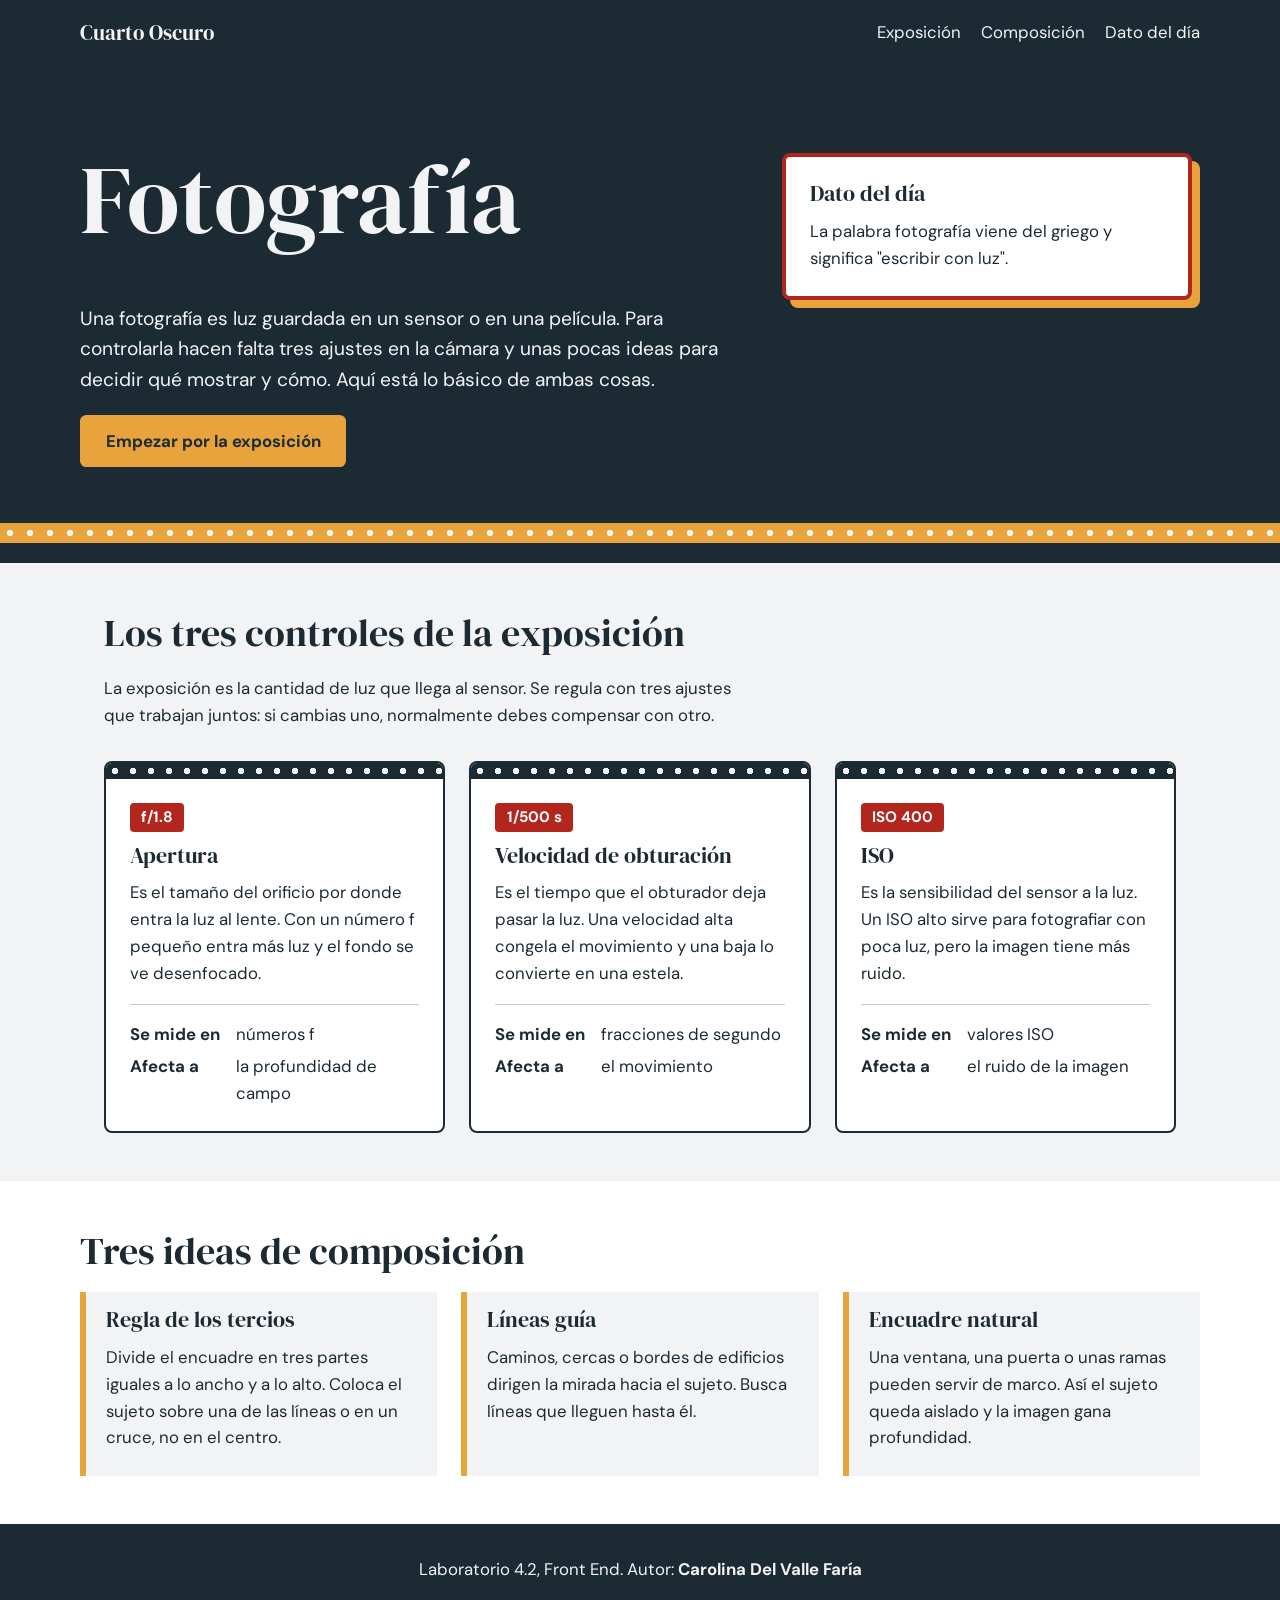
<file: lab 4.2/index.html>
<!DOCTYPE html>
<html lang="es">
<head>
  <meta charset="UTF-8">
  <!-- Necesario para el diseño responsivo: hace que el móvil use su ancho real -->
  <meta name="viewport" content="width=device-width, initial-scale=1.0">
  <title>Fotografía: primeros pasos | Laboratorio de CSS</title>

  <!-- Tipografías de Google Fonts (si no hay internet, se usan las de respaldo) -->
  <link rel="preconnect" href="https://fonts.googleapis.com">
  <link rel="preconnect" href="https://fonts.gstatic.com" crossorigin>
  <link href="https://fonts.googleapis.com/css2?family=DM+Sans:wght@400;500;700&family=DM+Serif+Display&display=swap" rel="stylesheet">

  <!-- Hoja de estilos externa (método de inclusión recomendado) -->
  <link rel="stylesheet" href="styles.css">
</head>
<body>

  <a class="saltar" href="#contenido">Saltar al contenido</a>

  <!-- ESTRUCTURA SEMÁNTICA: header, nav, main, section, article, aside, footer -->
  <header id="encabezado">
    <p class="marca">Cuarto Oscuro</p>
    <nav aria-label="Principal">
      <ul class="menu">
        <li><a href="#exposicion">Exposición</a></li>
        <li><a href="#composicion">Composición</a></li>
        <li><a href="#dato-del-dia">Dato del día</a></li>
      </ul>
    </nav>
  </header>

  <main id="contenido">

    <section id="portada">
      <div class="portada__texto">
        <h1>Fotografía</h1>
        <p class="introduccion">
          Una fotografía es luz guardada en un sensor o en una película. Para controlarla
          hacen falta tres ajustes en la cámara y unas pocas ideas para decidir qué
          mostrar y cómo. Aquí está lo básico de ambas cosas.
        </p>
        <a class="boton" href="#exposicion">Empezar por la exposición</a>
      </div>

      <aside id="dato-del-dia">
        <h2>Dato del día</h2>
        <p>
          La palabra fotografía viene del griego y significa "escribir con luz".
        </p>
      </aside>
    </section>

    <section id="exposicion" class="seccion">
      <h2>Los tres controles de la exposición</h2>
      <p class="seccion__texto">
        La exposición es la cantidad de luz que llega al sensor. Se regula con tres
        ajustes que trabajan juntos: si cambias uno, normalmente debes compensar con otro.
      </p>

      <div class="rejilla">

        <article class="tarjeta">
          <span class="etiqueta">f/1.8</span>
          <h3>Apertura</h3>
          <p>Es el tamaño del orificio por donde entra la luz al lente. Con un número f pequeño entra más luz y el fondo se ve desenfocado.</p>
          <dl>
            <dt>Se mide en</dt>
            <dd>números f</dd>
            <dt>Afecta a</dt>
            <dd>la profundidad de campo</dd>
          </dl>
        </article>

        <article class="tarjeta">
          <span class="etiqueta">1/500 s</span>
          <h3>Velocidad de obturación</h3>
          <p>Es el tiempo que el obturador deja pasar la luz. Una velocidad alta congela el movimiento y una baja lo convierte en una estela.</p>
          <dl>
            <dt>Se mide en</dt>
            <dd>fracciones de segundo</dd>
            <dt>Afecta a</dt>
            <dd>el movimiento</dd>
          </dl>
        </article>

        <article class="tarjeta">
          <span class="etiqueta">ISO 400</span>
          <h3>ISO</h3>
          <p>Es la sensibilidad del sensor a la luz. Un ISO alto sirve para fotografiar con poca luz, pero la imagen tiene más ruido.</p>
          <dl>
            <dt>Se mide en</dt>
            <dd>valores ISO</dd>
            <dt>Afecta a</dt>
            <dd>el ruido de la imagen</dd>
          </dl>
        </article>

      </div>
    </section>

    <section id="composicion" class="seccion seccion--clara">
      <h2>Tres ideas de composición</h2>
      <ul class="ideas">
        <li>
          <h3>Regla de los tercios</h3>
          <p>Divide el encuadre en tres partes iguales a lo ancho y a lo alto. Coloca el sujeto sobre una de las líneas o en un cruce, no en el centro.</p>
        </li>
        <li>
          <h3>Líneas guía</h3>
          <p>Caminos, cercas o bordes de edificios dirigen la mirada hacia el sujeto. Busca líneas que lleguen hasta él.</p>
        </li>
        <li>
          <h3>Encuadre natural</h3>
          <p>Una ventana, una puerta o unas ramas pueden servir de marco. Así el sujeto queda aislado y la imagen gana profundidad.</p>
        </li>
      </ul>
    </section>

  </main>

  <footer id="pie">
    <p>Laboratorio 4.2, Front End. Autor: <strong>Carolina Del Valle Faría</strong></p>
  </footer>

</body>
</html>
</file>
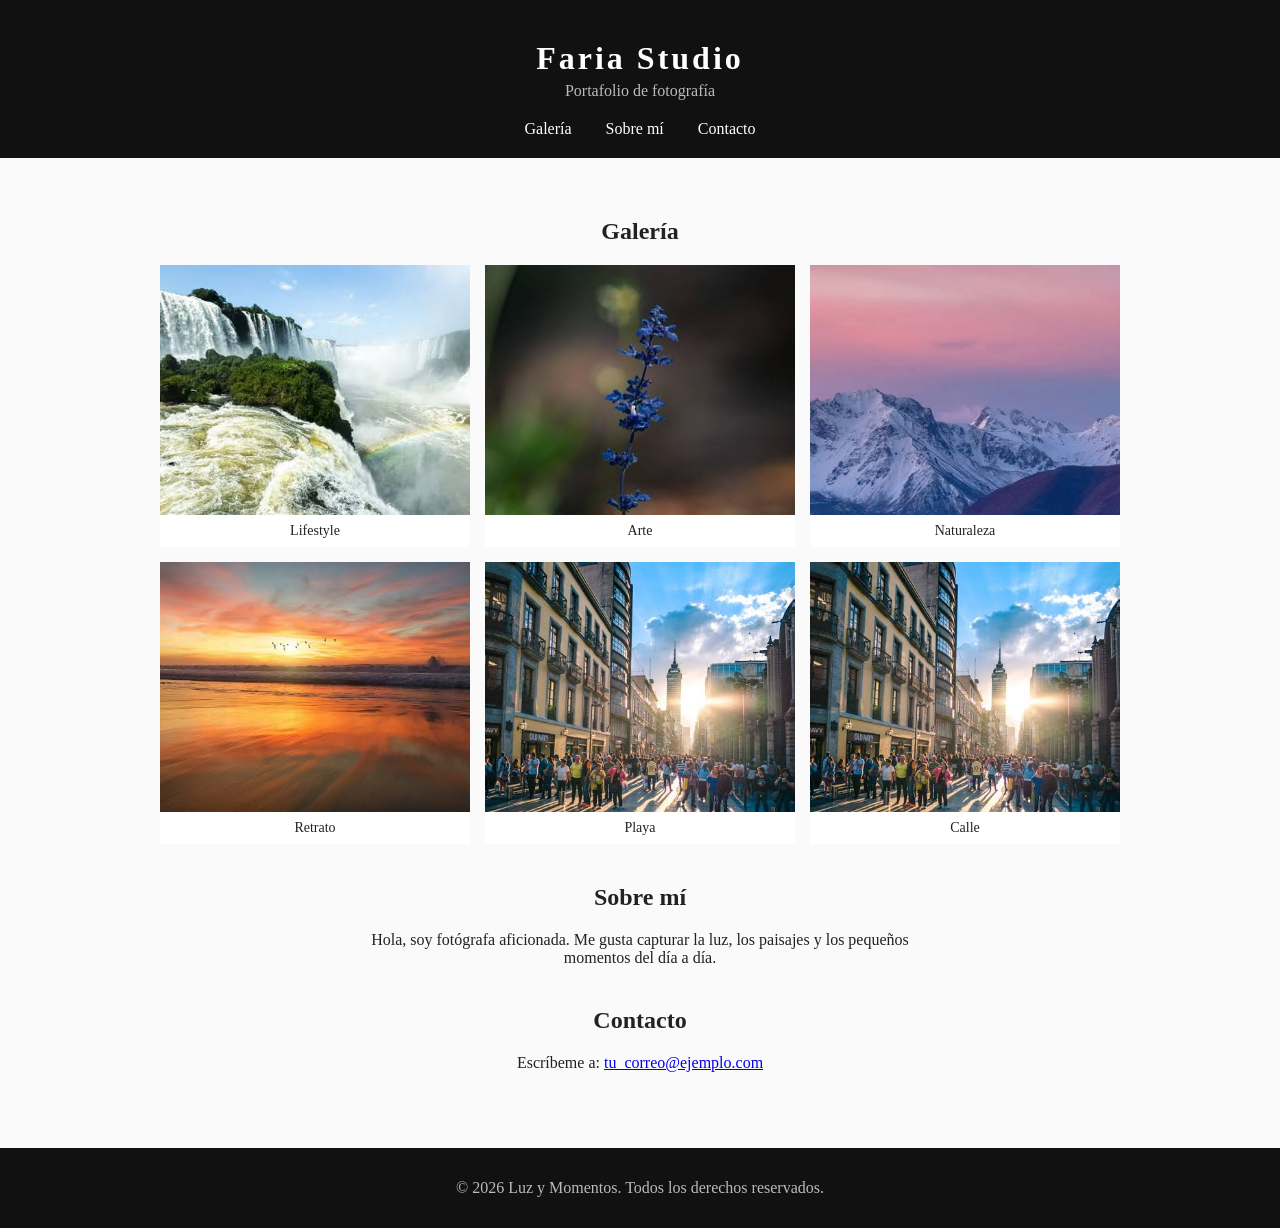
<file: portafolio-fotografia/index.html>
<!DOCTYPE html>
<html lang="es">
<head>
  <meta charset="UTF-8">
  <meta name="viewport" content="width=device-width, initial-scale=1.0">
  <title>Portafolio de Fotografía</title>
  <link rel="stylesheet" href="style.css">
</head>
<body>
  <header>
    <h1>Faria Studio</h1>
    <p>Portafolio de fotografía</p>
    <nav>
      <a href="#galeria">Galería</a>
      <a href="#sobre-mi">Sobre mí</a>
      <a href="#contacto">Contacto</a>
    </nav>
  </header>

  <main>
    <section id="galeria">
      <h2>Galería</h2>
      <div class="galeria">
        <figure>
          <img src="imagenes/img1.jpeg" alt="Fotografía 1">
          <figcaption>Lifestyle</figcaption>
        </figure>
        <figure>
          <img src="imagenes/img2.jpeg" alt="Fotografía 2">
          <figcaption>Arte</figcaption>
        </figure>
        <figure>
          <img src="imagenes/img3.jpeg" alt="Fotografía 3">
          <figcaption>Naturaleza</figcaption>
        </figure>
        <figure>
          <img src="imagenes/img4.jpeg" alt="Fotografía 4">
          <figcaption>Retrato</figcaption>
        </figure>
        <figure>
          <img src="imagenes/img5.jpeg" alt="Fotografía 5">
          <figcaption>Playa</figcaption>
        </figure>
        <figure>
          <img src="imagenes/img6.jpeg" alt="Fotografía 6">
          <figcaption>Calle</figcaption>
        </figure>
      </div>
    </section>

    <section id="sobre-mi">
      <h2>Sobre mí</h2>
      <p>Hola, soy fotógrafa aficionada. Me gusta capturar la luz, los paisajes y los pequeños momentos del día a día.</p>
    </section>

    <section id="contacto">
      <h2>Contacto</h2>
      <p>Escríbeme a: <a href="mailto:tu_correo@ejemplo.com">tu_correo@ejemplo.com</a></p>
    </section>
  </main>

  <footer>
    <p>&copy; 2026 Luz y Momentos. Todos los derechos reservados.</p>
  </footer>
</body>
</html>
</file>
<file: lab 4.2/styles.css>
/* ==========================================================
   LABORATORIO DE CSS: Fotografía, primeros pasos
   Contenido:
   0. Variables (colores y tipografías)
   1. Selectores de ELEMENTO (afectan a todas las etiquetas de ese tipo)
   2. Selectores de ID (afectan a un solo elemento de la página)
   3. Selectores de CLASE (reutilizables en muchos elementos)
   4. MODELO DE CAJA: aparece en #dato-del-dia, .tarjeta y .seccion
      (content, padding, border, margin) y en la regla box-sizing
   5. DISEÑO RESPONSIVO (media queries, al final del archivo)
   ========================================================== */


/* ---------- 0. VARIABLES ----------
   Se declaran una vez en :root y se usan con var(--nombre).
   Si quieres cambiar un color de toda la página, lo cambias aquí. */
:root {
  --revelador: #1c2b33;  /* gris azulado oscuro, como el cuarto oscuro */
  --papel:     #f2f3f5;  /* fondo general, como papel fotográfico */
  --ambar:     #e8a33d;  /* luz de seguridad */
  --rojo:      #b3261e;  /* acento */
  --blanco:    #ffffff;

  --fuente-titulos: "DM Serif Display", Georgia, serif;
  --fuente-texto:   "DM Sans", system-ui, sans-serif;

  /* Perforaciones de un rollo de película: círculos que se repiten.
     Se usa como imagen de fondo en las tarjetas y en la portada. */
  --perforaciones: radial-gradient(circle at center, var(--papel) 0 3px, transparent 3.5px);
}


/* ==========================================================
   1. SELECTORES DE ELEMENTO
   ========================================================== */

/* Regla clave del modelo de caja: con border-box, el ancho (width)
   incluye el padding y el borde. Así las cajas no se desbordan. */
*,
*::before,
*::after {
  box-sizing: border-box;
}

body {
  margin: 0;                       /* quita el margen por defecto del navegador */
  font-family: var(--fuente-texto);
  font-size: 1.05rem;
  line-height: 1.6;
  color: var(--revelador);
  background-color: var(--papel);
}

h1, h2, h3 {
  font-family: var(--fuente-titulos);
  font-weight: 400;
  line-height: 1.15;
  margin: 0 0 0.5em;
}

h1 { font-size: clamp(2.8rem, 9vw, 6rem); }    /* clamp(mínimo, ideal, máximo) */
h2 { font-size: clamp(1.7rem, 4vw, 2.4rem); }
h3 { font-size: 1.35rem; }

p { margin: 0 0 1em; }

a { color: inherit; }

ul, ol { margin: 0; padding: 0; }

/* Enfoque visible para quien navega con teclado */
a:focus-visible {
  outline: 3px solid var(--ambar);
  outline-offset: 3px;
}


/* ==========================================================
   2. SELECTORES DE ID  (un ID se usa una sola vez por página)
   ========================================================== */

#encabezado {
  display: flex;                   /* coloca marca y menú en una fila */
  justify-content: space-between;
  align-items: center;
  gap: 1rem;
  padding: 1rem 1.5rem;
  background-color: var(--revelador);
  color: var(--papel);
}

#portada {
  position: relative;
  display: grid;
  gap: 2rem;
  padding: 3rem 1.5rem 5rem;
  background-color: var(--revelador);
  color: var(--papel);
}

/* Tira de película en la parte baja de la portada */
#portada::after {
  content: "";
  position: absolute;
  left: 0;
  right: 0;
  bottom: 1.25rem;
  height: 1.25rem;
  background-color: var(--ambar);
  background-image: var(--perforaciones);
  background-size: 20px 100%;
  background-repeat: repeat-x;
}

/* MODELO DE CAJA en acción: contenido + padding + borde + margen + sombra */
#dato-del-dia {
  padding: 1.5rem;                       /* espacio entre el contenido y el borde */
  border: 4px solid var(--rojo);         /* el borde */
  border-radius: 0.5rem;
  margin: 0.5rem 0.5rem 0.5rem 0;        /* espacio por fuera de la caja */
  background-color: var(--blanco);
  color: var(--revelador);
  box-shadow: 8px 8px 0 var(--ambar);    /* sombra dura, sin desenfoque */
  align-self: start;
}

#dato-del-dia h2 {                       /* selector descendiente: h2 dentro de #dato-del-dia */
  font-size: 1.4rem;
}

#dato-del-dia p:last-child {
  margin-bottom: 0;
}

#pie {
  padding: 2rem 1.5rem;
  text-align: center;
  background-color: var(--revelador);
  color: var(--papel);
}

#pie p { margin: 0; }


/* ==========================================================
   3. SELECTORES DE CLASE  (reutilizables, se escriben con punto)
   ========================================================== */

.saltar {
  position: absolute;
  left: -999px;                    /* oculto hasta que recibe el foco */
  background-color: var(--ambar);
  color: var(--revelador);
  padding: 0.5rem 1rem;
}

.saltar:focus {
  left: 1rem;
  top: 1rem;
  z-index: 10;
}

.marca {
  margin: 0;
  font-family: var(--fuente-titulos);
  font-size: 1.3rem;
}

.menu {
  display: flex;
  flex-wrap: wrap;
  gap: 0.25rem 1.25rem;
  list-style: none;
}

.menu a {
  text-decoration: none;
  padding: 0.25rem 0;
  border-bottom: 2px solid transparent;
}

.menu a:hover {
  border-bottom-color: var(--ambar);
}

.portada__texto {
  max-width: 40rem;                /* limita el largo de línea para leer mejor */
}

.introduccion {
  font-size: 1.2rem;
}

.boton {
  display: inline-block;
  padding: 0.8rem 1.6rem;
  background-color: var(--ambar);
  color: var(--revelador);
  font-weight: 700;
  text-decoration: none;
  border-radius: 0.4rem;
  transition: background-color 0.2s;
}

.boton:hover {
  background-color: var(--blanco);
}

/* Sección general: se reutiliza en "exposición" y en "composición" */
.seccion {
  max-width: 70rem;
  margin: 0 auto;                  /* auto a los lados = caja centrada */
  padding: 3rem 1.5rem;
}

.seccion__texto {
  max-width: 40rem;
  margin-bottom: 2rem;
}

/* Modificador: la misma clase base con otro aspecto */
.seccion--clara {
  max-width: none;                 /* ocupa todo el ancho para pintar el fondo completo */
  background-color: var(--blanco);
  padding-left: max(1.5rem, calc((100% - 70rem) / 2));
  padding-right: max(1.5rem, calc((100% - 70rem) / 2));
}

/* Rejilla (CSS Grid): se adapta sola al ancho disponible */
.rejilla {
  display: grid;
  grid-template-columns: repeat(auto-fit, minmax(16rem, 1fr));
  gap: 1.5rem;
}

/* ---------- Tarjeta: otro ejemplo completo del modelo de caja ----------
   Parece un fotograma: borde oscuro y perforaciones arriba. */
.tarjeta {
  position: relative;
  padding: 2.5rem 1.5rem 1.5rem;   /* más padding arriba para dejar sitio a la tira */
  border: 2px solid var(--revelador);
  border-radius: 0.5rem;
  background-color: var(--blanco);
  overflow: hidden;
}

.tarjeta::before {
  content: "";
  position: absolute;
  top: 0;
  left: 0;
  right: 0;
  height: 1rem;
  background-color: var(--revelador);
  background-image: var(--perforaciones);
  background-size: 18px 100%;
  background-repeat: repeat-x;
}

.tarjeta h3 {
  margin-top: 0.75rem;
}

/* Valor típico del ajuste, escrito como en la cámara */
.etiqueta {
  display: inline-block;
  padding: 0.15rem 0.7rem;
  border-radius: 0.25rem;
  background-color: var(--rojo);
  color: var(--blanco);
  font-size: 0.95rem;
  font-weight: 700;
}

/* Lista de datos (dl) en dos columnas: nombre y valor */
.tarjeta dl {
  display: grid;
  grid-template-columns: auto 1fr;
  gap: 0.35rem 1rem;
  margin: 1rem 0 0;
  padding-top: 1rem;
  border-top: 1px solid rgba(28, 43, 51, 0.25);
}

.tarjeta dt { font-weight: 700; }
.tarjeta dd { margin: 0; }

/* Ideas de composición */
.ideas {
  display: grid;
  grid-template-columns: repeat(auto-fit, minmax(15rem, 1fr));
  gap: 1.5rem;
  list-style: none;
}

.ideas li {
  padding: 1rem 1.25rem 0.5rem;
  border-left: 6px solid var(--ambar);
  background-color: var(--papel);
}


/* ==========================================================
   5. DISEÑO RESPONSIVO
   Se diseñó primero para móvil (una columna). Las reglas de abajo
   mejoran la página cuando la pantalla es más ancha.
   ========================================================== */

/* Móviles pequeños: el encabezado pasa a una columna */
@media (max-width: 520px) {
  #encabezado {
    flex-direction: column;
    align-items: flex-start;
  }

  #dato-del-dia {
    box-shadow: 5px 5px 0 var(--ambar);
  }

  .tarjeta dl {
    grid-template-columns: 1fr;    /* nombre y valor uno debajo del otro */
  }
}

/* Tabletas y pantallas más grandes: portada en dos columnas */
@media (min-width: 800px) {
  #portada {
    grid-template-columns: 1.6fr 1fr;
    align-items: center;
    padding: 5rem max(2rem, calc((100% - 70rem) / 2)) 6rem;
  }

  #encabezado {
    padding-left: max(2rem, calc((100% - 70rem) / 2));
    padding-right: max(2rem, calc((100% - 70rem) / 2));
  }
}

/* Respeta a quien pidió menos animaciones en su sistema */
@media (prefers-reduced-motion: reduce) {
  .boton { transition: none; }
}
</file>
<file: portafolio-fotografia/style.css>
* {
  box-sizing: border-box;
}

body {
  font-family: Georgia, serif;
  margin: 0;
  background-color: #fafafa;
  color: #222;
}

header {
  background-color: #111;
  color: white;
  text-align: center;
  padding: 40px 20px 20px;
}

header h1 {
  margin: 0;
  letter-spacing: 3px;
}

header p {
  margin: 5px 0 20px;
  color: #bbb;
}

nav a {
  color: white;
  text-decoration: none;
  margin: 0 15px;
}

nav a:hover {
  color: #da6ae0;
}

main {
  max-width: 1000px;
  margin: 0 auto;
  padding: 20px;
}

h2 {
  text-align: center;
  margin-top: 40px;
}

.galeria {
  display: grid;
  grid-template-columns: repeat(auto-fit, minmax(280px, 1fr));
  gap: 15px;
}

figure {
  margin: 0;
  overflow: hidden;
  background-color: #ddd;
}

figure img {
  width: 100%;
  height: 250px;
  object-fit: cover;
  display: block;
  transition: transform 0.3s;
}

figure:hover img {
  transform: scale(1.05);
}

figcaption {
  text-align: center;
  padding: 8px;
  font-size: 14px;
  background-color: white;
}

#sobre-mi, #contacto {
  text-align: center;
  max-width: 600px;
  margin: 0 auto;
}

footer {
  text-align: center;
  background-color: #111;
  color: #bbb;
  padding: 15px;
  margin-top: 40px;
}
</file>
